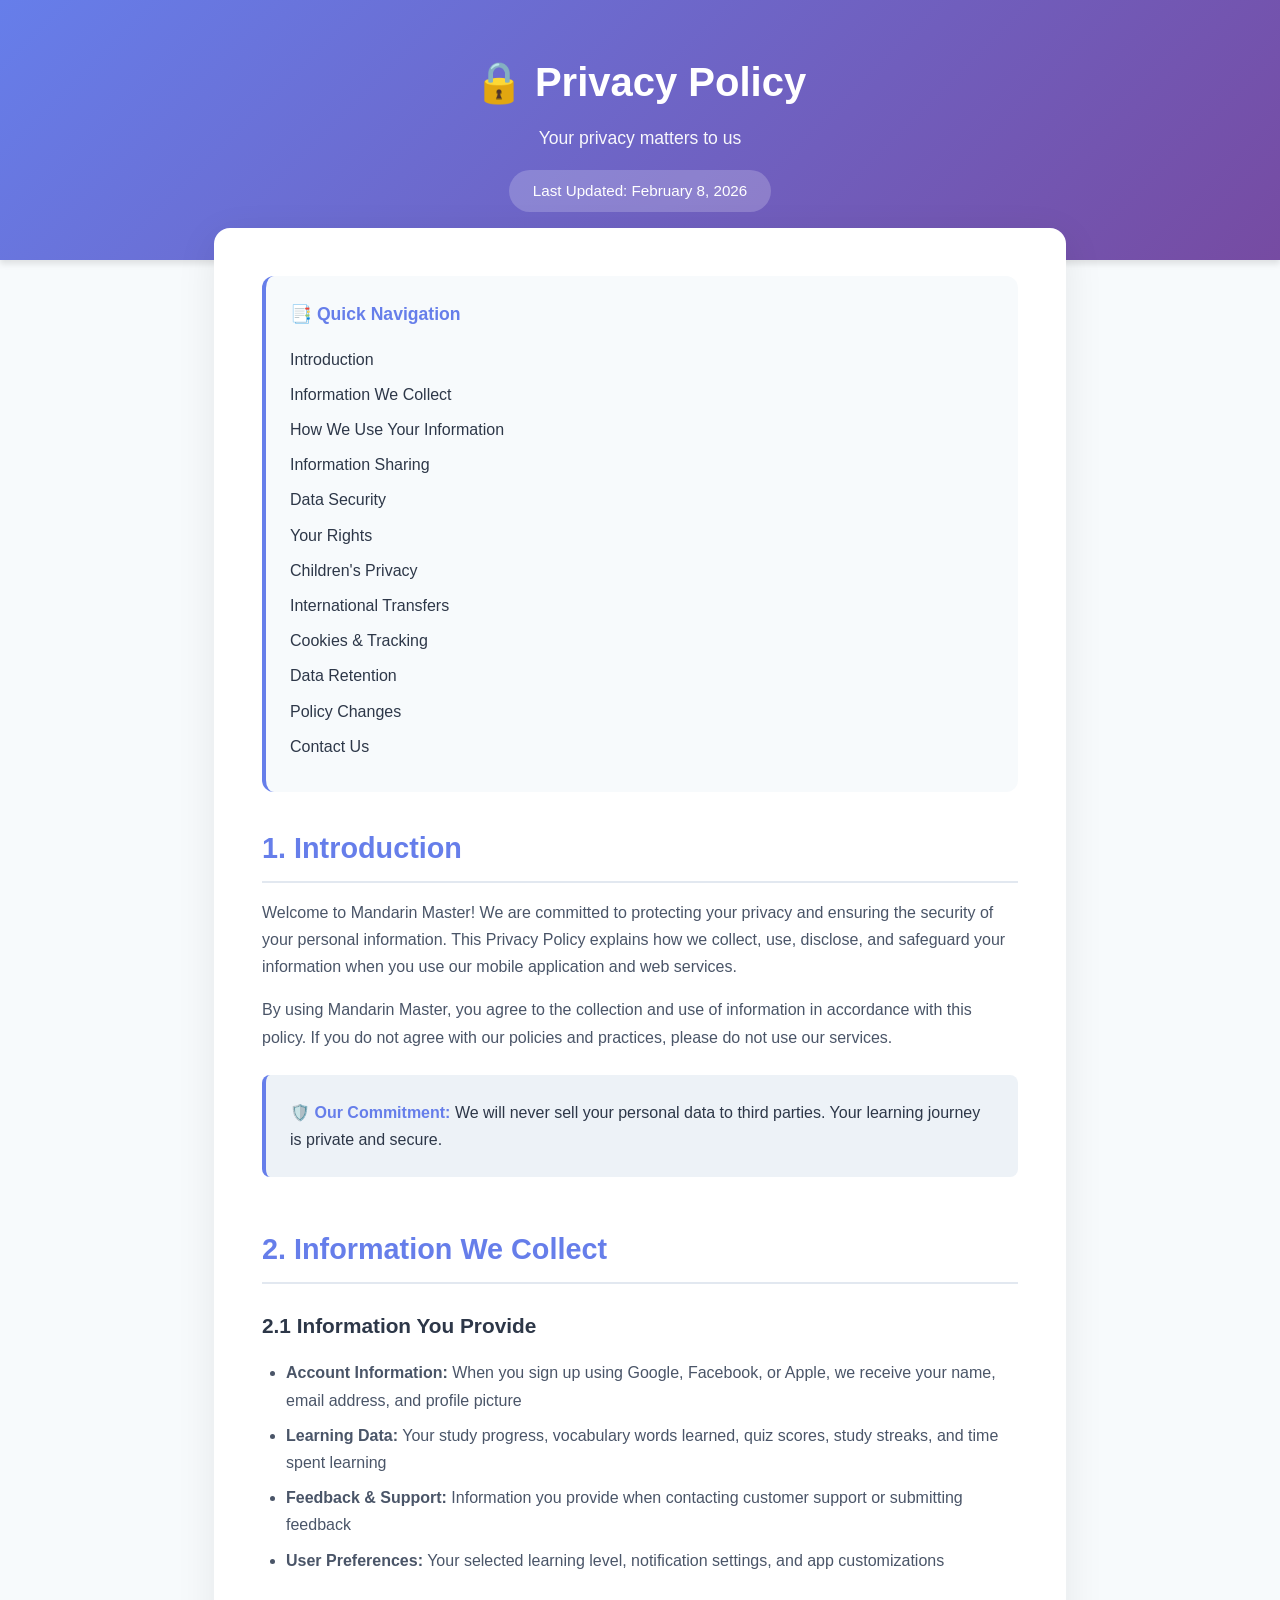
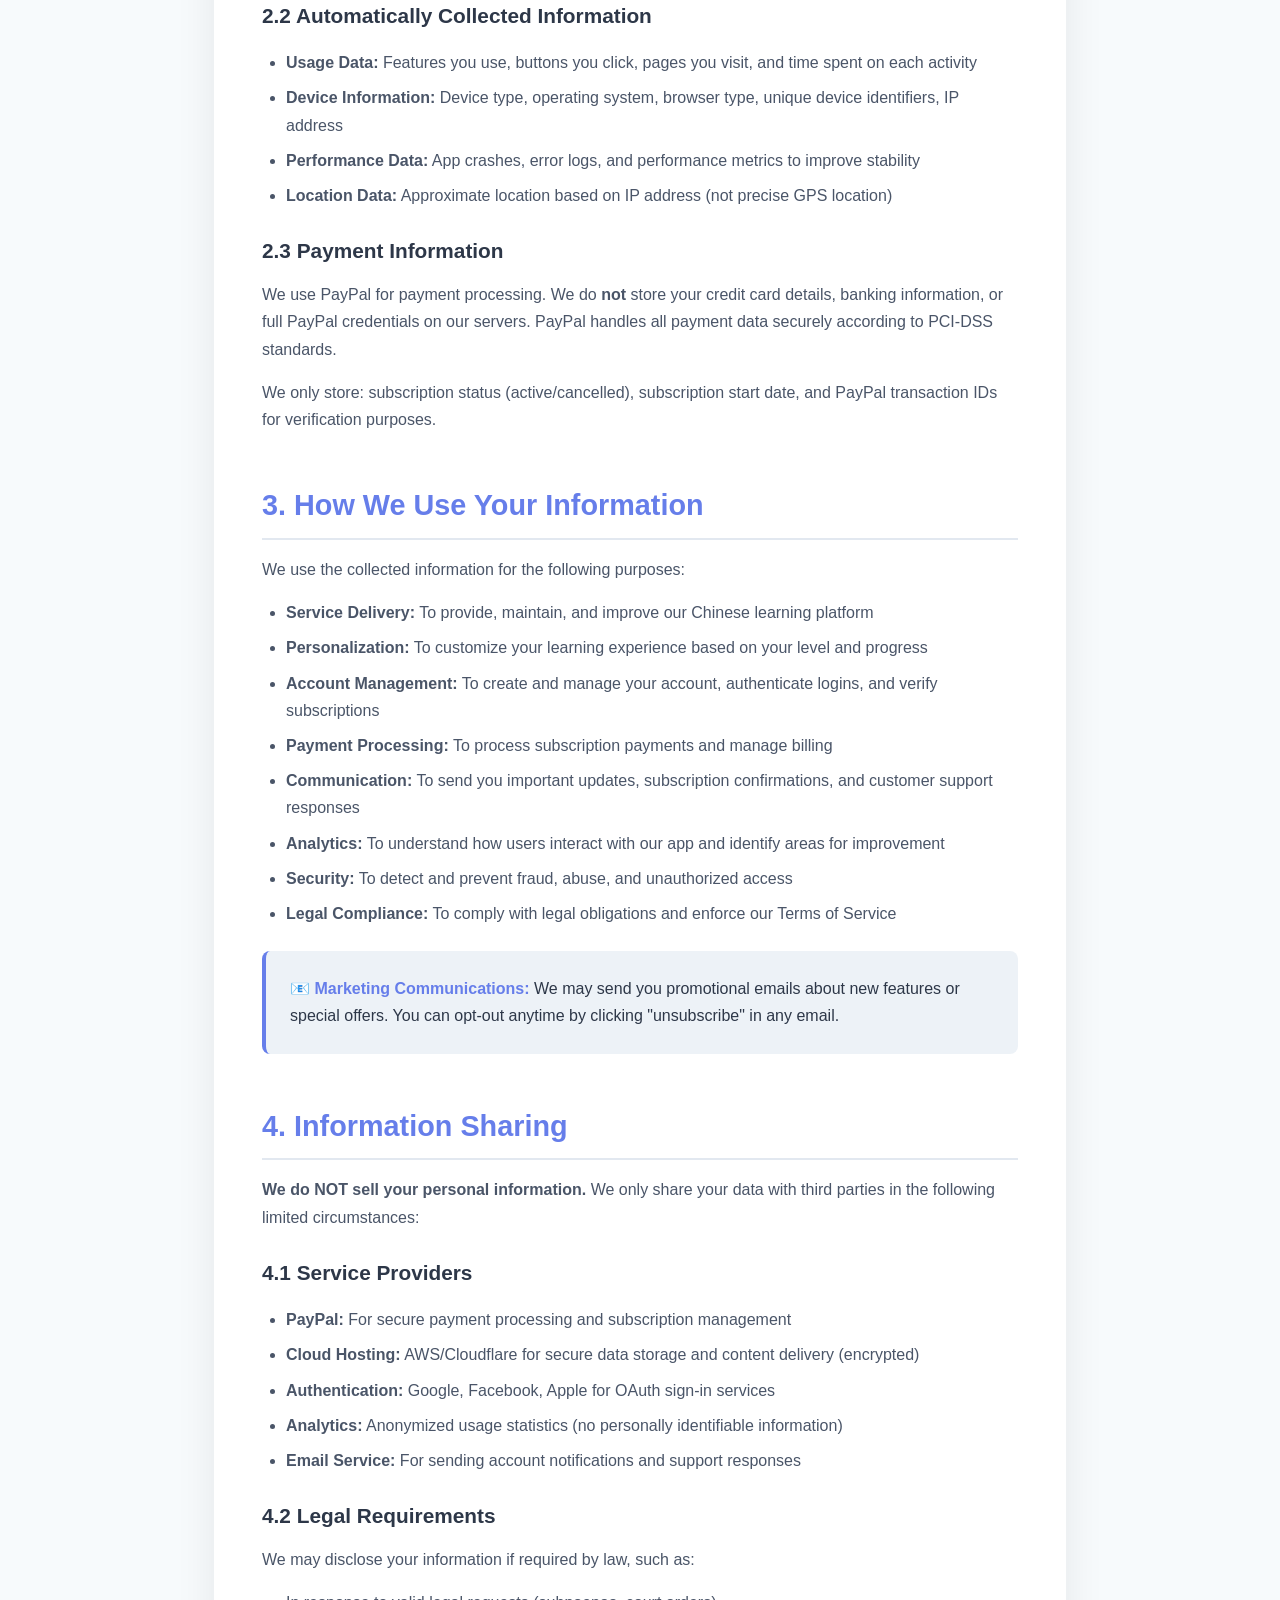
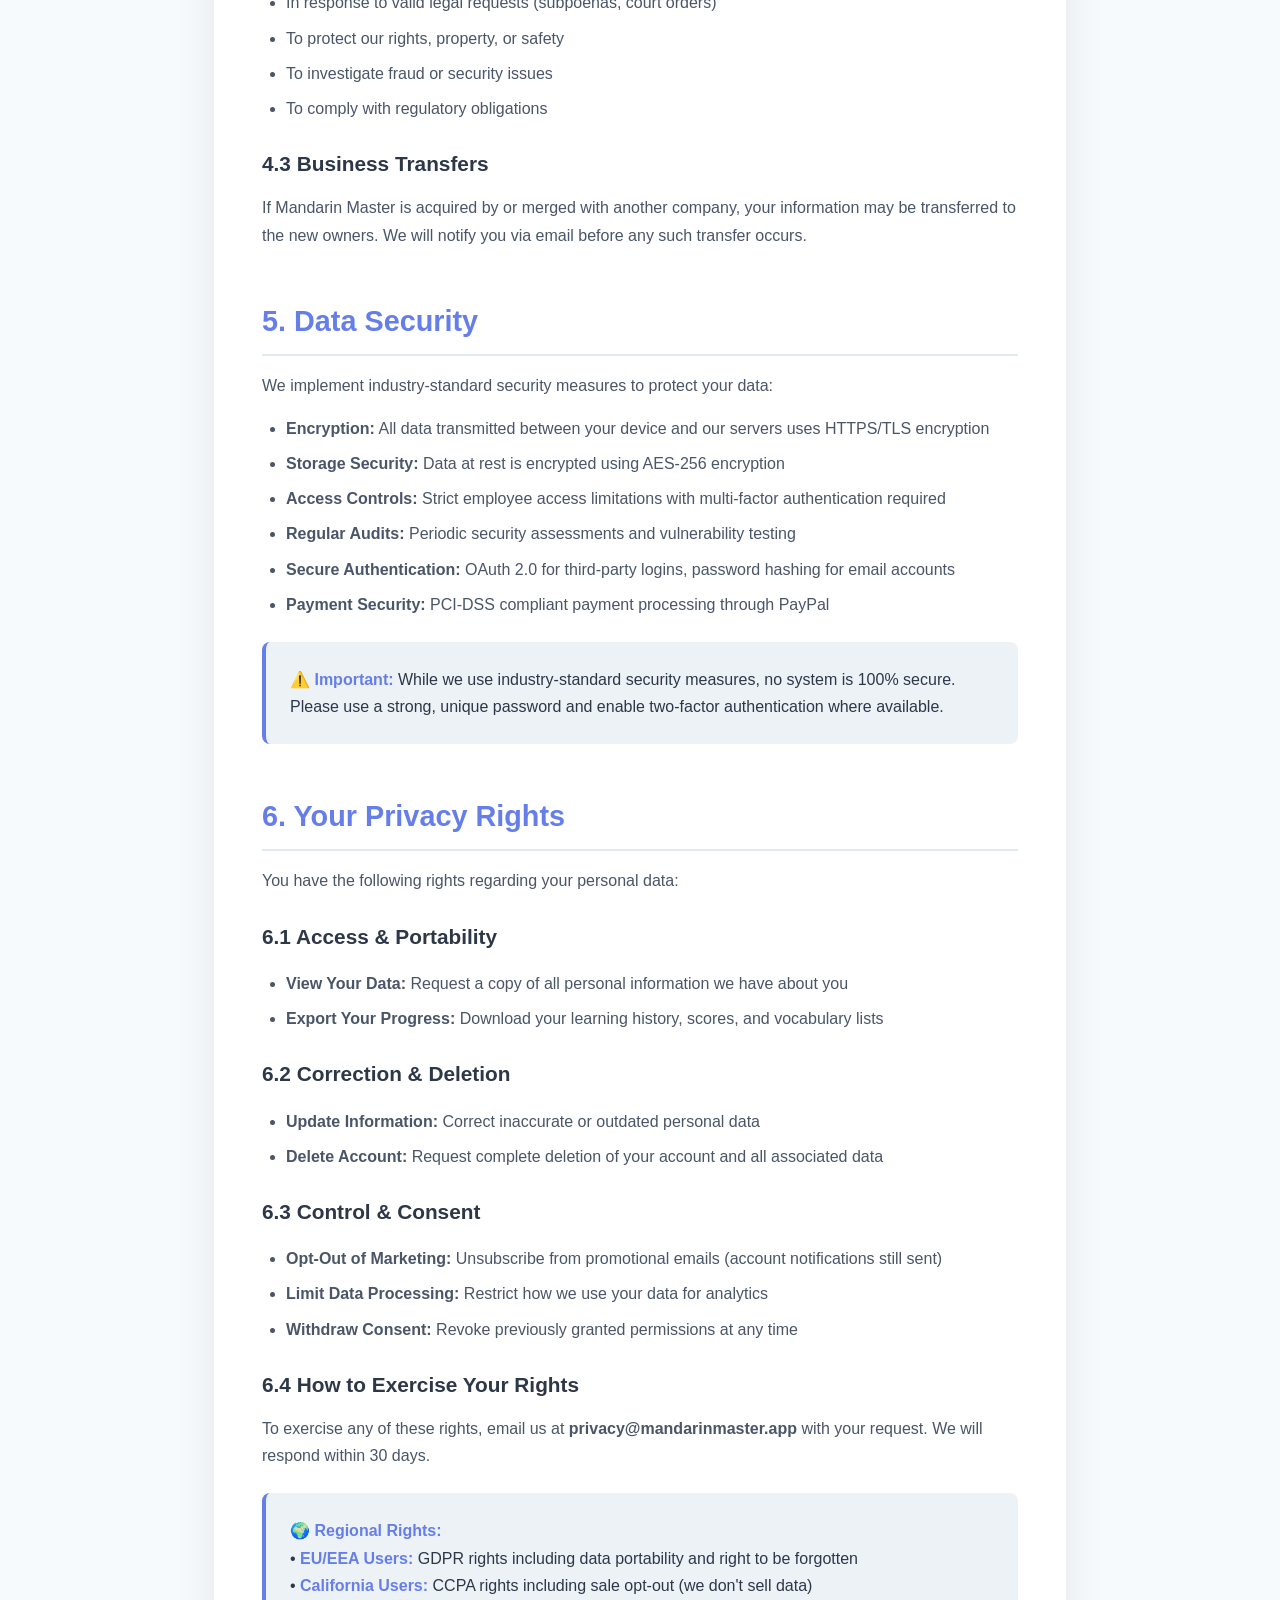
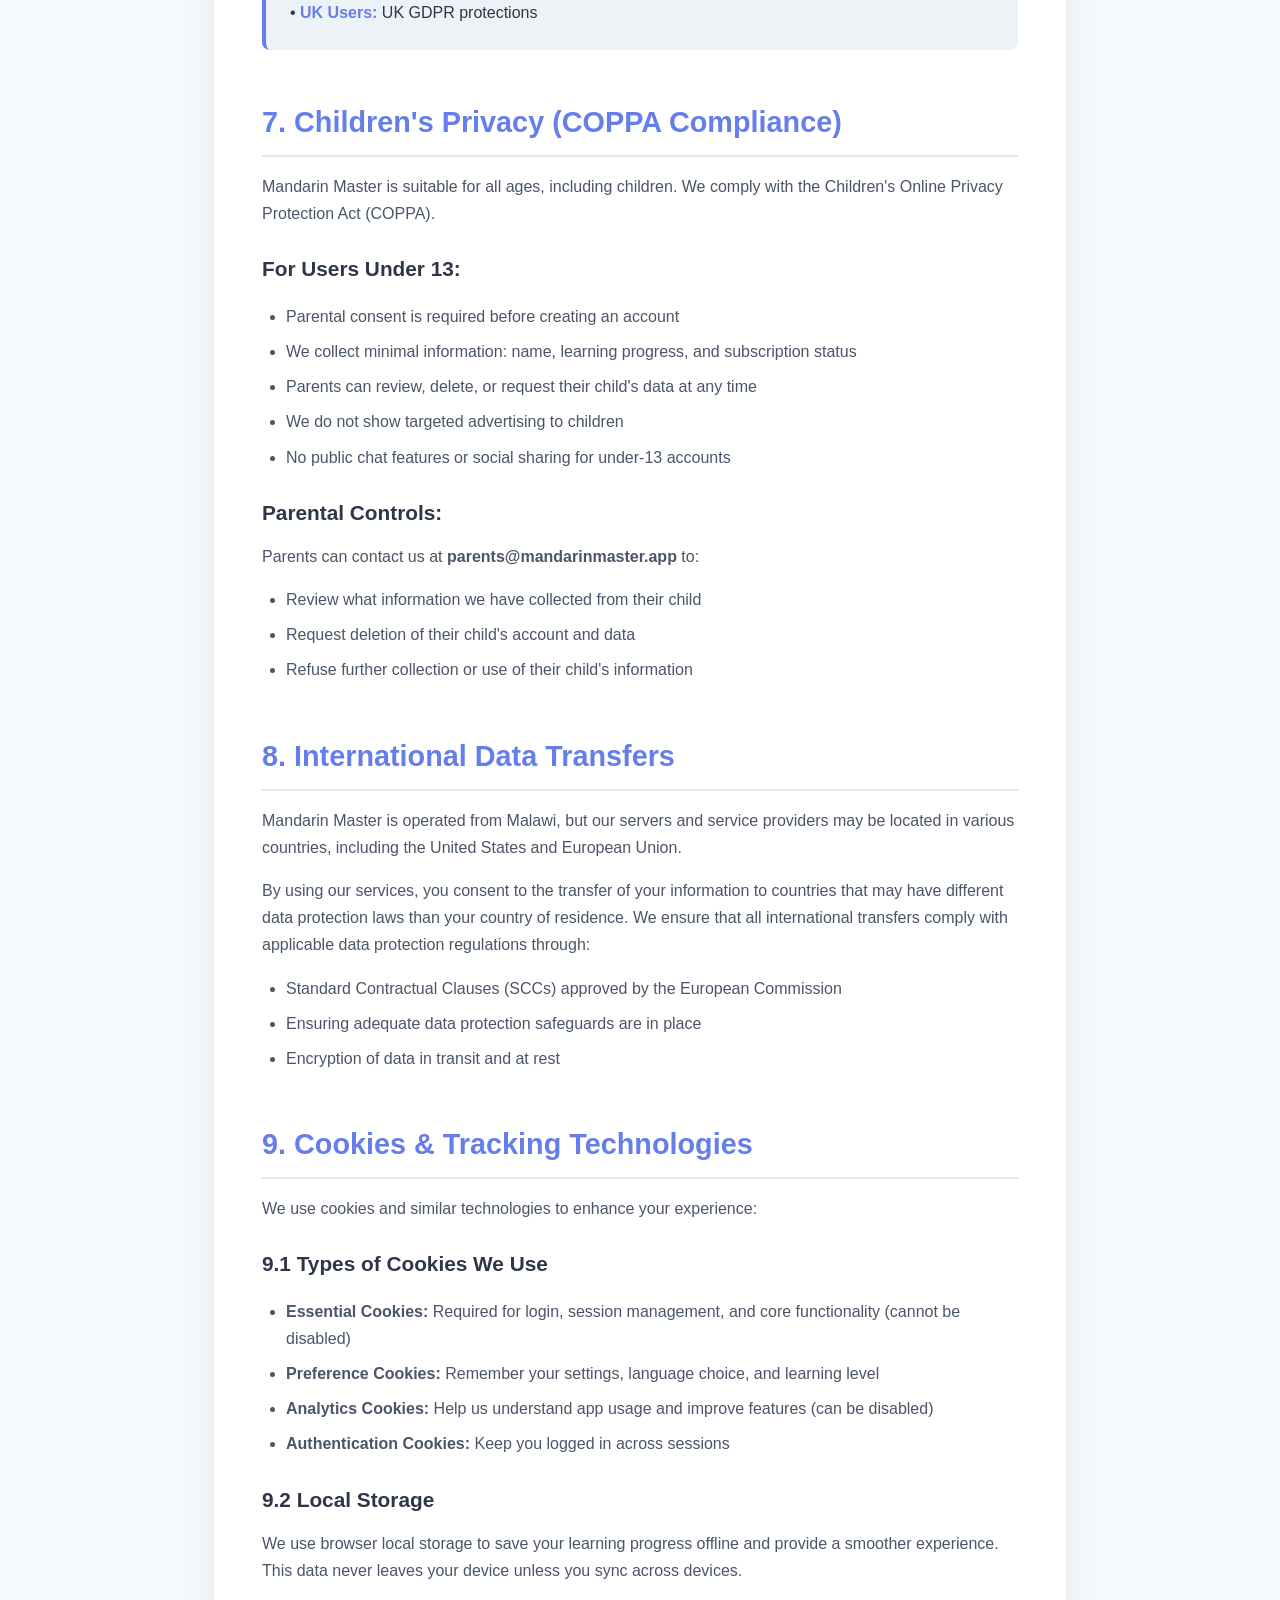
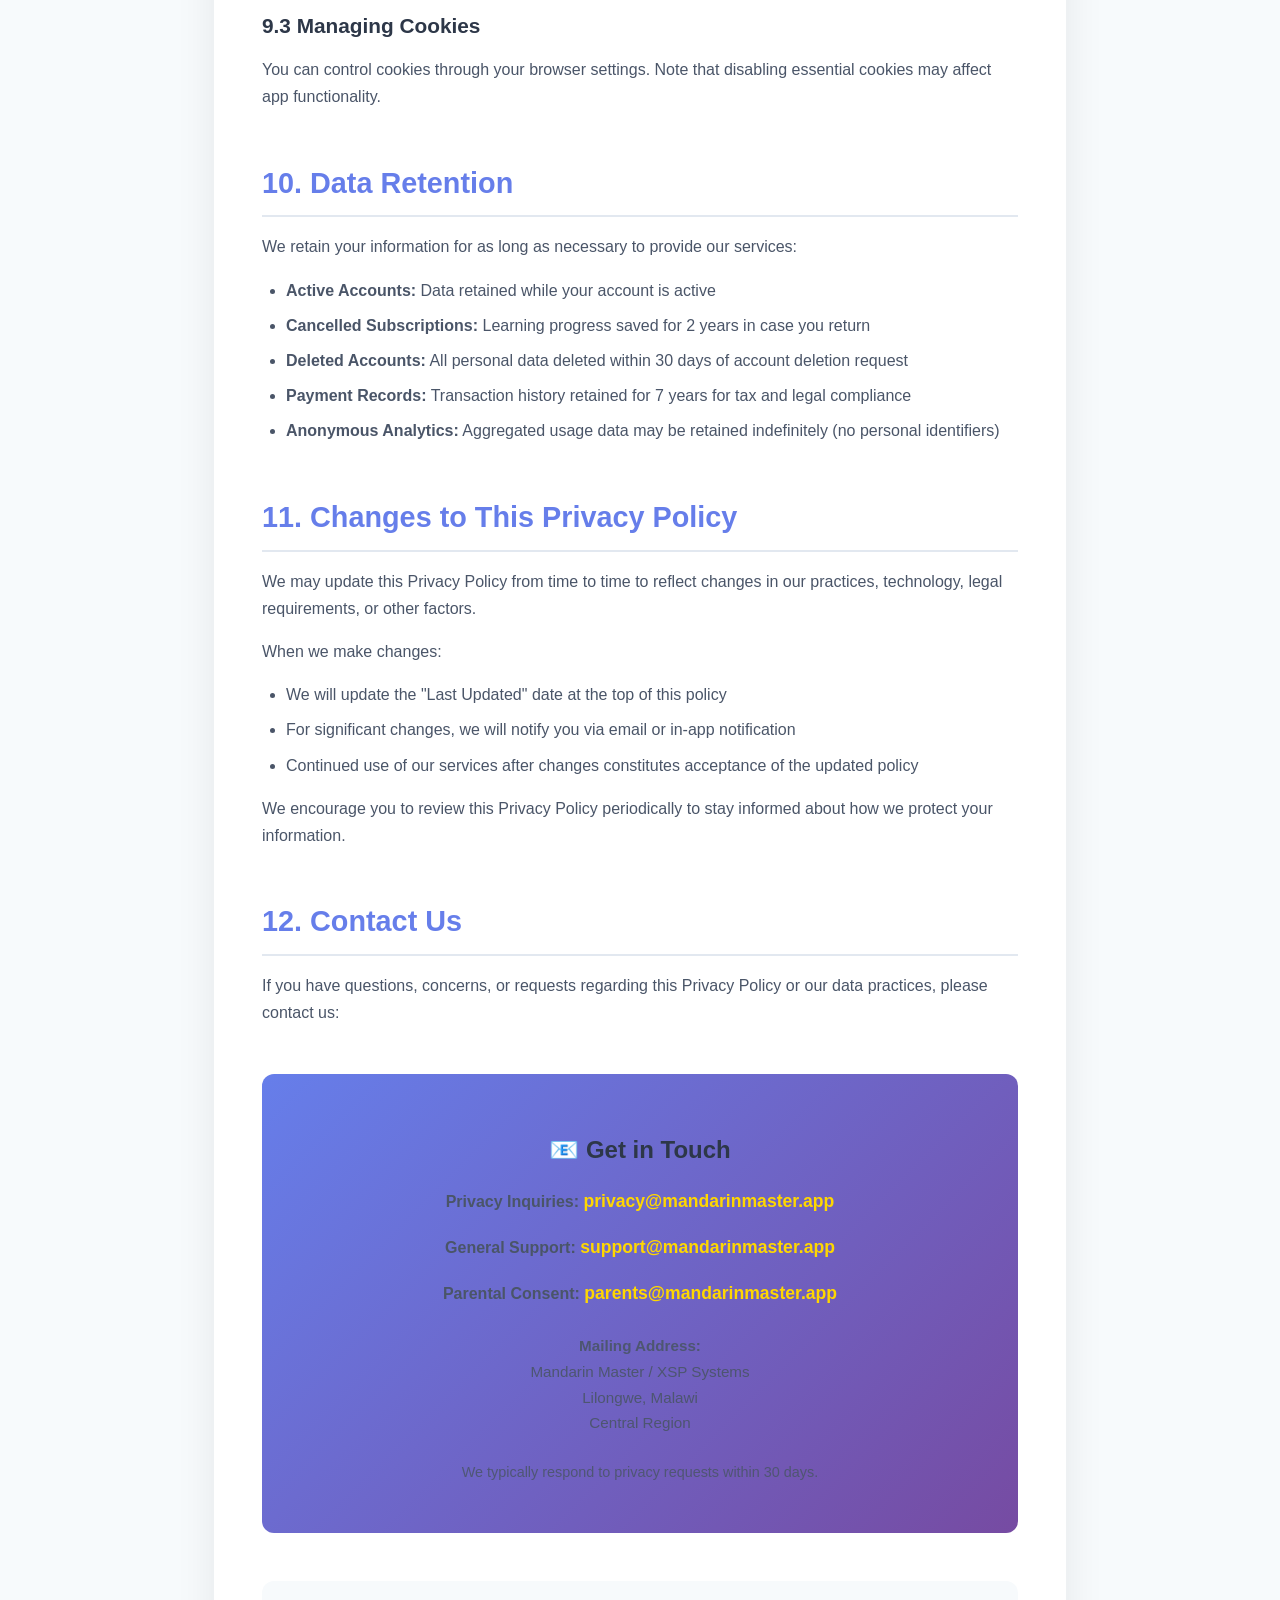
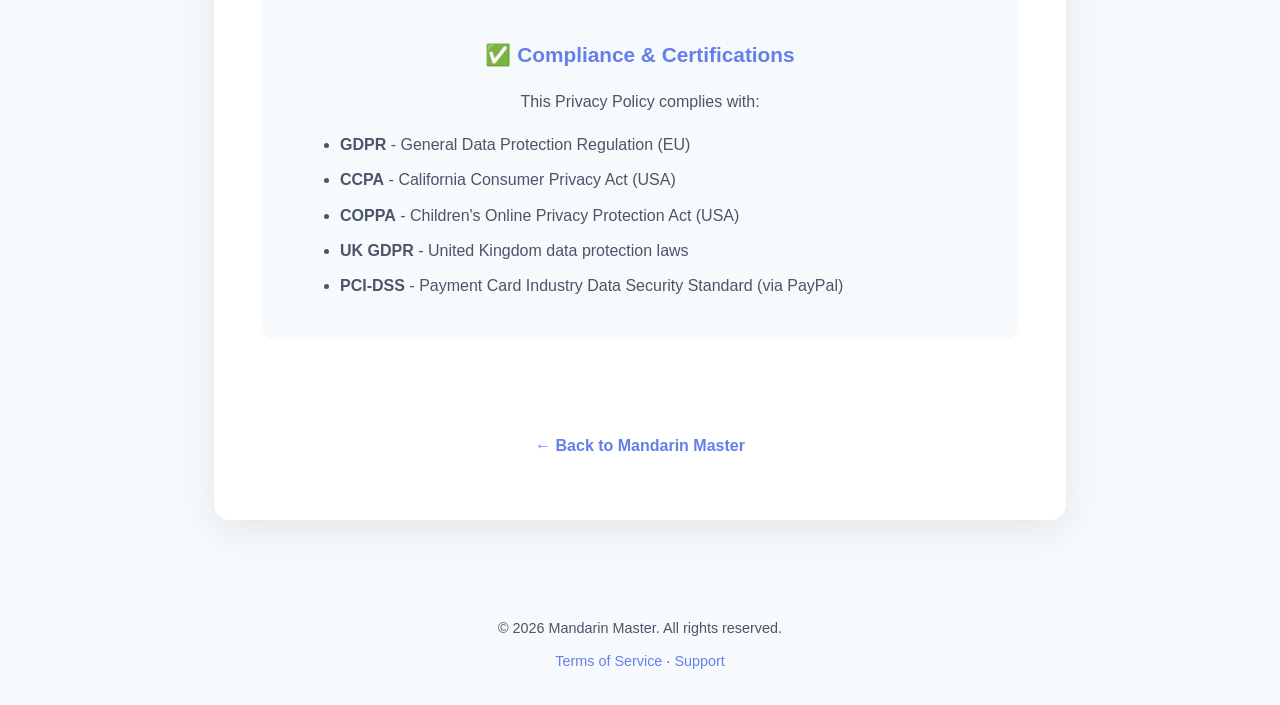
<file: privacy-policy.html>
<!DOCTYPE html>
<html lang="en">
<head>
    <meta charset="UTF-8">
    <meta name="viewport" content="width=device-width, initial-scale=1.0">
    <title>Privacy Policy - Mandarin Master</title>
    <meta name="description" content="Privacy Policy for Mandarin Master - Learn how we protect your data and respect your privacy.">
    <meta name="robots" content="index, follow">
    
    <style>
        * {
            margin: 0;
            padding: 0;
            box-sizing: border-box;
        }
        
        :root {
            --primary-gradient: linear-gradient(135deg, #667eea 0%, #764ba2 100%);
            --text-primary: #2d3748;
            --text-secondary: #4a5568;
            --bg-light: #f7fafc;
            --border-color: #e2e8f0;
            --accent-color: #667eea;
        }
        
        body {
            font-family: -apple-system, BlinkMacSystemFont, 'Segoe UI', Roboto, 'Helvetica Neue', Arial, sans-serif;
            line-height: 1.7;
            color: var(--text-primary);
            background: var(--bg-light);
        }
        
        .header {
            background: var(--primary-gradient);
            color: white;
            padding: 3rem 1.5rem;
            text-align: center;
            box-shadow: 0 4px 6px rgba(0,0,0,0.1);
        }
        
        .header h1 {
            font-size: 2.5rem;
            margin-bottom: 0.5rem;
            font-weight: 700;
        }
        
        .header p {
            font-size: 1.1rem;
            opacity: 0.95;
        }
        
        .last-updated {
            background: rgba(255,255,255,0.2);
            display: inline-block;
            padding: 0.5rem 1.5rem;
            border-radius: 30px;
            margin-top: 1rem;
            font-size: 0.95rem;
        }
        
        .container {
            max-width: 900px;
            margin: -2rem auto 4rem;
            padding: 0 1.5rem;
        }
        
        .content-card {
            background: white;
            border-radius: 16px;
            padding: 3rem;
            box-shadow: 0 10px 40px rgba(0,0,0,0.08);
        }
        
        .toc {
            background: var(--bg-light);
            padding: 1.5rem;
            border-radius: 12px;
            margin-bottom: 2rem;
            border-left: 4px solid var(--accent-color);
        }
        
        .toc h3 {
            color: var(--accent-color);
            margin-bottom: 1rem;
            font-size: 1.1rem;
        }
        
        .toc ul {
            list-style: none;
        }
        
        .toc li {
            margin-bottom: 0.5rem;
        }
        
        .toc a {
            color: var(--text-primary);
            text-decoration: none;
            transition: color 0.2s;
        }
        
        .toc a:hover {
            color: var(--accent-color);
        }
        
        .section {
            margin-bottom: 3rem;
            scroll-margin-top: 2rem;
        }
        
        .section h2 {
            color: var(--accent-color);
            font-size: 1.8rem;
            margin-bottom: 1rem;
            padding-bottom: 0.5rem;
            border-bottom: 2px solid var(--border-color);
        }
        
        .section h3 {
            color: var(--text-primary);
            font-size: 1.3rem;
            margin: 1.5rem 0 0.8rem;
        }
        
        .section p {
            margin-bottom: 1rem;
            color: var(--text-secondary);
        }
        
        .section ul {
            margin: 1rem 0 1rem 1.5rem;
            color: var(--text-secondary);
        }
        
        .section li {
            margin-bottom: 0.5rem;
        }
        
        .highlight-box {
            background: #edf2f7;
            padding: 1.5rem;
            border-radius: 8px;
            border-left: 4px solid var(--accent-color);
            margin: 1.5rem 0;
        }
        
        .highlight-box strong {
            color: var(--accent-color);
        }
        
        .contact-section {
            background: var(--primary-gradient);
            color: white;
            padding: 2rem;
            border-radius: 12px;
            margin-top: 3rem;
            text-align: center;
        }
        
        .contact-section h3 {
            margin-bottom: 1rem;
            font-size: 1.5rem;
        }
        
        .contact-section a {
            color: #ffd700;
            text-decoration: none;
            font-weight: 600;
            font-size: 1.1rem;
        }
        
        .footer {
            text-align: center;
            padding: 2rem;
            color: var(--text-secondary);
            font-size: 0.9rem;
        }
        
        .back-link {
            display: inline-block;
            margin-top: 2rem;
            padding: 0.8rem 1.5rem;
            background: white;
            color: var(--accent-color);
            text-decoration: none;
            border-radius: 8px;
            font-weight: 600;
            transition: transform 0.2s, box-shadow 0.2s;
        }
        
        .back-link:hover {
            transform: translateY(-2px);
            box-shadow: 0 4px 12px rgba(0,0,0,0.15);
        }
        
        @media (max-width: 768px) {
            .header h1 {
                font-size: 2rem;
            }
            
            .content-card {
                padding: 2rem 1.5rem;
            }
            
            .section h2 {
                font-size: 1.5rem;
            }
        }
    </style>
</head>
<body>
    <div class="header">
        <h1>🔒 Privacy Policy</h1>
        <p>Your privacy matters to us</p>
        <div class="last-updated">Last Updated: February 8, 2026</div>
    </div>

    <div class="container">
        <div class="content-card">
            <!-- Table of Contents -->
            <div class="toc">
                <h3>📑 Quick Navigation</h3>
                <ul>
                    <li><a href="#intro">Introduction</a></li>
                    <li><a href="#collect">Information We Collect</a></li>
                    <li><a href="#use">How We Use Your Information</a></li>
                    <li><a href="#sharing">Information Sharing</a></li>
                    <li><a href="#security">Data Security</a></li>
                    <li><a href="#rights">Your Rights</a></li>
                    <li><a href="#children">Children's Privacy</a></li>
                    <li><a href="#international">International Transfers</a></li>
                    <li><a href="#cookies">Cookies & Tracking</a></li>
                    <li><a href="#retention">Data Retention</a></li>
                    <li><a href="#changes">Policy Changes</a></li>
                    <li><a href="#contact">Contact Us</a></li>
                </ul>
            </div>

            <!-- Introduction -->
            <div id="intro" class="section">
                <h2>1. Introduction</h2>
                <p>
                    Welcome to Mandarin Master! We are committed to protecting your privacy and ensuring the security of your personal information. This Privacy Policy explains how we collect, use, disclose, and safeguard your information when you use our mobile application and web services.
                </p>
                <p>
                    By using Mandarin Master, you agree to the collection and use of information in accordance with this policy. If you do not agree with our policies and practices, please do not use our services.
                </p>
                <div class="highlight-box">
                    <strong>🛡️ Our Commitment:</strong> We will never sell your personal data to third parties. Your learning journey is private and secure.
                </div>
            </div>

            <!-- Information We Collect -->
            <div id="collect" class="section">
                <h2>2. Information We Collect</h2>
                
                <h3>2.1 Information You Provide</h3>
                <ul>
                    <li><strong>Account Information:</strong> When you sign up using Google, Facebook, or Apple, we receive your name, email address, and profile picture</li>
                    <li><strong>Learning Data:</strong> Your study progress, vocabulary words learned, quiz scores, study streaks, and time spent learning</li>
                    <li><strong>Feedback & Support:</strong> Information you provide when contacting customer support or submitting feedback</li>
                    <li><strong>User Preferences:</strong> Your selected learning level, notification settings, and app customizations</li>
                </ul>

                <h3>2.2 Automatically Collected Information</h3>
                <ul>
                    <li><strong>Usage Data:</strong> Features you use, buttons you click, pages you visit, and time spent on each activity</li>
                    <li><strong>Device Information:</strong> Device type, operating system, browser type, unique device identifiers, IP address</li>
                    <li><strong>Performance Data:</strong> App crashes, error logs, and performance metrics to improve stability</li>
                    <li><strong>Location Data:</strong> Approximate location based on IP address (not precise GPS location)</li>
                </ul>

                <h3>2.3 Payment Information</h3>
                <p>
                    We use PayPal for payment processing. We do <strong>not</strong> store your credit card details, banking information, or full PayPal credentials on our servers. PayPal handles all payment data securely according to PCI-DSS standards.
                </p>
                <p>
                    We only store: subscription status (active/cancelled), subscription start date, and PayPal transaction IDs for verification purposes.
                </p>
            </div>

            <!-- How We Use Information -->
            <div id="use" class="section">
                <h2>3. How We Use Your Information</h2>
                <p>We use the collected information for the following purposes:</p>
                
                <ul>
                    <li><strong>Service Delivery:</strong> To provide, maintain, and improve our Chinese learning platform</li>
                    <li><strong>Personalization:</strong> To customize your learning experience based on your level and progress</li>
                    <li><strong>Account Management:</strong> To create and manage your account, authenticate logins, and verify subscriptions</li>
                    <li><strong>Payment Processing:</strong> To process subscription payments and manage billing</li>
                    <li><strong>Communication:</strong> To send you important updates, subscription confirmations, and customer support responses</li>
                    <li><strong>Analytics:</strong> To understand how users interact with our app and identify areas for improvement</li>
                    <li><strong>Security:</strong> To detect and prevent fraud, abuse, and unauthorized access</li>
                    <li><strong>Legal Compliance:</strong> To comply with legal obligations and enforce our Terms of Service</li>
                </ul>

                <div class="highlight-box">
                    <strong>📧 Marketing Communications:</strong> We may send you promotional emails about new features or special offers. You can opt-out anytime by clicking "unsubscribe" in any email.
                </div>
            </div>

            <!-- Information Sharing -->
            <div id="sharing" class="section">
                <h2>4. Information Sharing</h2>
                <p>
                    <strong>We do NOT sell your personal information.</strong> We only share your data with third parties in the following limited circumstances:
                </p>

                <h3>4.1 Service Providers</h3>
                <ul>
                    <li><strong>PayPal:</strong> For secure payment processing and subscription management</li>
                    <li><strong>Cloud Hosting:</strong> AWS/Cloudflare for secure data storage and content delivery (encrypted)</li>
                    <li><strong>Authentication:</strong> Google, Facebook, Apple for OAuth sign-in services</li>
                    <li><strong>Analytics:</strong> Anonymized usage statistics (no personally identifiable information)</li>
                    <li><strong>Email Service:</strong> For sending account notifications and support responses</li>
                </ul>

                <h3>4.2 Legal Requirements</h3>
                <p>We may disclose your information if required by law, such as:</p>
                <ul>
                    <li>In response to valid legal requests (subpoenas, court orders)</li>
                    <li>To protect our rights, property, or safety</li>
                    <li>To investigate fraud or security issues</li>
                    <li>To comply with regulatory obligations</li>
                </ul>

                <h3>4.3 Business Transfers</h3>
                <p>
                    If Mandarin Master is acquired by or merged with another company, your information may be transferred to the new owners. We will notify you via email before any such transfer occurs.
                </p>
            </div>

            <!-- Data Security -->
            <div id="security" class="section">
                <h2>5. Data Security</h2>
                <p>We implement industry-standard security measures to protect your data:</p>

                <ul>
                    <li><strong>Encryption:</strong> All data transmitted between your device and our servers uses HTTPS/TLS encryption</li>
                    <li><strong>Storage Security:</strong> Data at rest is encrypted using AES-256 encryption</li>
                    <li><strong>Access Controls:</strong> Strict employee access limitations with multi-factor authentication required</li>
                    <li><strong>Regular Audits:</strong> Periodic security assessments and vulnerability testing</li>
                    <li><strong>Secure Authentication:</strong> OAuth 2.0 for third-party logins, password hashing for email accounts</li>
                    <li><strong>Payment Security:</strong> PCI-DSS compliant payment processing through PayPal</li>
                </ul>

                <div class="highlight-box">
                    <strong>⚠️ Important:</strong> While we use industry-standard security measures, no system is 100% secure. Please use a strong, unique password and enable two-factor authentication where available.
                </div>
            </div>

            <!-- Your Rights -->
            <div id="rights" class="section">
                <h2>6. Your Privacy Rights</h2>
                <p>You have the following rights regarding your personal data:</p>

                <h3>6.1 Access & Portability</h3>
                <ul>
                    <li><strong>View Your Data:</strong> Request a copy of all personal information we have about you</li>
                    <li><strong>Export Your Progress:</strong> Download your learning history, scores, and vocabulary lists</li>
                </ul>

                <h3>6.2 Correction & Deletion</h3>
                <ul>
                    <li><strong>Update Information:</strong> Correct inaccurate or outdated personal data</li>
                    <li><strong>Delete Account:</strong> Request complete deletion of your account and all associated data</li>
                </ul>

                <h3>6.3 Control & Consent</h3>
                <ul>
                    <li><strong>Opt-Out of Marketing:</strong> Unsubscribe from promotional emails (account notifications still sent)</li>
                    <li><strong>Limit Data Processing:</strong> Restrict how we use your data for analytics</li>
                    <li><strong>Withdraw Consent:</strong> Revoke previously granted permissions at any time</li>
                </ul>

                <h3>6.4 How to Exercise Your Rights</h3>
                <p>
                    To exercise any of these rights, email us at <strong>privacy@mandarinmaster.app</strong> with your request. We will respond within 30 days.
                </p>

                <div class="highlight-box">
                    <strong>🌍 Regional Rights:</strong>
                    <br>• <strong>EU/EEA Users:</strong> GDPR rights including data portability and right to be forgotten
                    <br>• <strong>California Users:</strong> CCPA rights including sale opt-out (we don't sell data)
                    <br>• <strong>UK Users:</strong> UK GDPR protections
                </div>
            </div>

            <!-- Children's Privacy -->
            <div id="children" class="section">
                <h2>7. Children's Privacy (COPPA Compliance)</h2>
                <p>
                    Mandarin Master is suitable for all ages, including children. We comply with the Children's Online Privacy Protection Act (COPPA).
                </p>

                <h3>For Users Under 13:</h3>
                <ul>
                    <li>Parental consent is required before creating an account</li>
                    <li>We collect minimal information: name, learning progress, and subscription status</li>
                    <li>Parents can review, delete, or request their child's data at any time</li>
                    <li>We do not show targeted advertising to children</li>
                    <li>No public chat features or social sharing for under-13 accounts</li>
                </ul>

                <h3>Parental Controls:</h3>
                <p>
                    Parents can contact us at <strong>parents@mandarinmaster.app</strong> to:
                </p>
                <ul>
                    <li>Review what information we have collected from their child</li>
                    <li>Request deletion of their child's account and data</li>
                    <li>Refuse further collection or use of their child's information</li>
                </ul>
            </div>

            <!-- International Transfers -->
            <div id="international" class="section">
                <h2>8. International Data Transfers</h2>
                <p>
                    Mandarin Master is operated from Malawi, but our servers and service providers may be located in various countries, including the United States and European Union.
                </p>
                <p>
                    By using our services, you consent to the transfer of your information to countries that may have different data protection laws than your country of residence. We ensure that all international transfers comply with applicable data protection regulations through:
                </p>
                <ul>
                    <li>Standard Contractual Clauses (SCCs) approved by the European Commission</li>
                    <li>Ensuring adequate data protection safeguards are in place</li>
                    <li>Encryption of data in transit and at rest</li>
                </ul>
            </div>

            <!-- Cookies & Tracking -->
            <div id="cookies" class="section">
                <h2>9. Cookies & Tracking Technologies</h2>
                <p>We use cookies and similar technologies to enhance your experience:</p>

                <h3>9.1 Types of Cookies We Use</h3>
                <ul>
                    <li><strong>Essential Cookies:</strong> Required for login, session management, and core functionality (cannot be disabled)</li>
                    <li><strong>Preference Cookies:</strong> Remember your settings, language choice, and learning level</li>
                    <li><strong>Analytics Cookies:</strong> Help us understand app usage and improve features (can be disabled)</li>
                    <li><strong>Authentication Cookies:</strong> Keep you logged in across sessions</li>
                </ul>

                <h3>9.2 Local Storage</h3>
                <p>
                    We use browser local storage to save your learning progress offline and provide a smoother experience. This data never leaves your device unless you sync across devices.
                </p>

                <h3>9.3 Managing Cookies</h3>
                <p>
                    You can control cookies through your browser settings. Note that disabling essential cookies may affect app functionality.
                </p>
            </div>

            <!-- Data Retention -->
            <div id="retention" class="section">
                <h2>10. Data Retention</h2>
                <p>We retain your information for as long as necessary to provide our services:</p>

                <ul>
                    <li><strong>Active Accounts:</strong> Data retained while your account is active</li>
                    <li><strong>Cancelled Subscriptions:</strong> Learning progress saved for 2 years in case you return</li>
                    <li><strong>Deleted Accounts:</strong> All personal data deleted within 30 days of account deletion request</li>
                    <li><strong>Payment Records:</strong> Transaction history retained for 7 years for tax and legal compliance</li>
                    <li><strong>Anonymous Analytics:</strong> Aggregated usage data may be retained indefinitely (no personal identifiers)</li>
                </ul>
            </div>

            <!-- Policy Changes -->
            <div id="changes" class="section">
                <h2>11. Changes to This Privacy Policy</h2>
                <p>
                    We may update this Privacy Policy from time to time to reflect changes in our practices, technology, legal requirements, or other factors.
                </p>
                <p>
                    When we make changes:
                </p>
                <ul>
                    <li>We will update the "Last Updated" date at the top of this policy</li>
                    <li>For significant changes, we will notify you via email or in-app notification</li>
                    <li>Continued use of our services after changes constitutes acceptance of the updated policy</li>
                </ul>
                <p>
                    We encourage you to review this Privacy Policy periodically to stay informed about how we protect your information.
                </p>
            </div>

            <!-- Contact -->
            <div id="contact" class="section">
                <h2>12. Contact Us</h2>
                <p>If you have questions, concerns, or requests regarding this Privacy Policy or our data practices, please contact us:</p>

                <div class="contact-section">
                    <h3>📧 Get in Touch</h3>
                    <p><strong>Privacy Inquiries:</strong> <a href="mailto:privacy@mandarinmaster.app">privacy@mandarinmaster.app</a></p>
                    <p><strong>General Support:</strong> <a href="mailto:support@mandarinmaster.app">support@mandarinmaster.app</a></p>
                    <p><strong>Parental Consent:</strong> <a href="mailto:parents@mandarinmaster.app">parents@mandarinmaster.app</a></p>
                    <p style="margin-top: 1.5rem; font-size: 0.95rem; opacity: 0.9;">
                        <strong>Mailing Address:</strong><br>
                        Mandarin Master / XSP Systems<br>
                        Lilongwe, Malawi<br>
                        Central Region
                    </p>
                    <p style="margin-top: 1.5rem; font-size: 0.9rem; opacity: 0.85;">
                        We typically respond to privacy requests within 30 days.
                    </p>
                </div>
            </div>

            <!-- Compliance Statement -->
            <div class="section" style="background: #f7fafc; padding: 2rem; border-radius: 12px; margin-top: 3rem;">
                <h3 style="text-align: center; color: var(--accent-color); margin-bottom: 1rem;">
                    ✅ Compliance & Certifications
                </h3>
                <p style="text-align: center; color: var(--text-secondary); margin-bottom: 1rem;">
                    This Privacy Policy complies with:
                </p>
                <ul style="max-width: 600px; margin: 0 auto; color: var(--text-secondary);">
                    <li><strong>GDPR</strong> - General Data Protection Regulation (EU)</li>
                    <li><strong>CCPA</strong> - California Consumer Privacy Act (USA)</li>
                    <li><strong>COPPA</strong> - Children's Online Privacy Protection Act (USA)</li>
                    <li><strong>UK GDPR</strong> - United Kingdom data protection laws</li>
                    <li><strong>PCI-DSS</strong> - Payment Card Industry Data Security Standard (via PayPal)</li>
                </ul>
            </div>

            <div style="text-align: center; margin-top: 3rem;">
                <a href="/" class="back-link">← Back to Mandarin Master</a>
            </div>
        </div>
    </div>

    <div class="footer">
        <p>&copy; 2026 Mandarin Master. All rights reserved.</p>
        <p style="margin-top: 0.5rem;">
            <a href="/terms" style="color: var(--accent-color); text-decoration: none;">Terms of Service</a> · 
            <a href="/support" style="color: var(--accent-color); text-decoration: none;">Support</a>
        </p>
    </div>
</body>
</html>
</file>
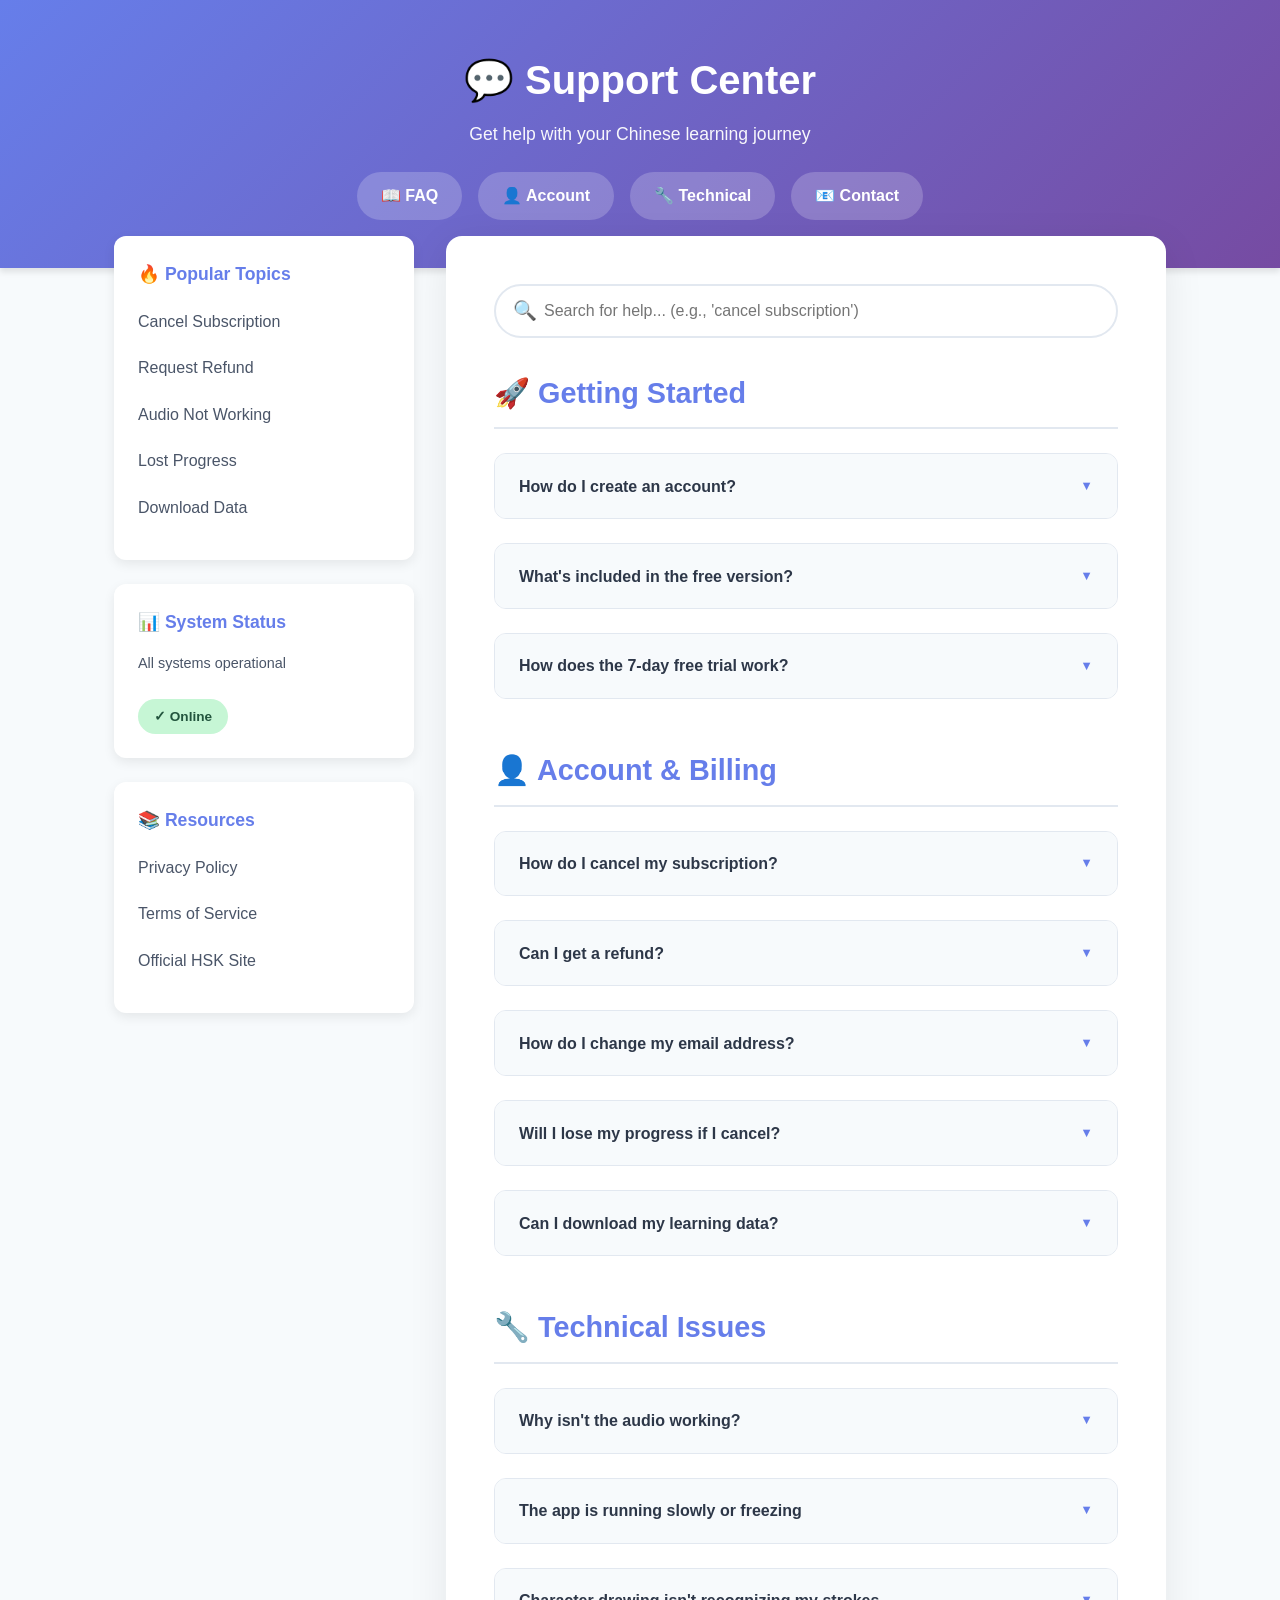
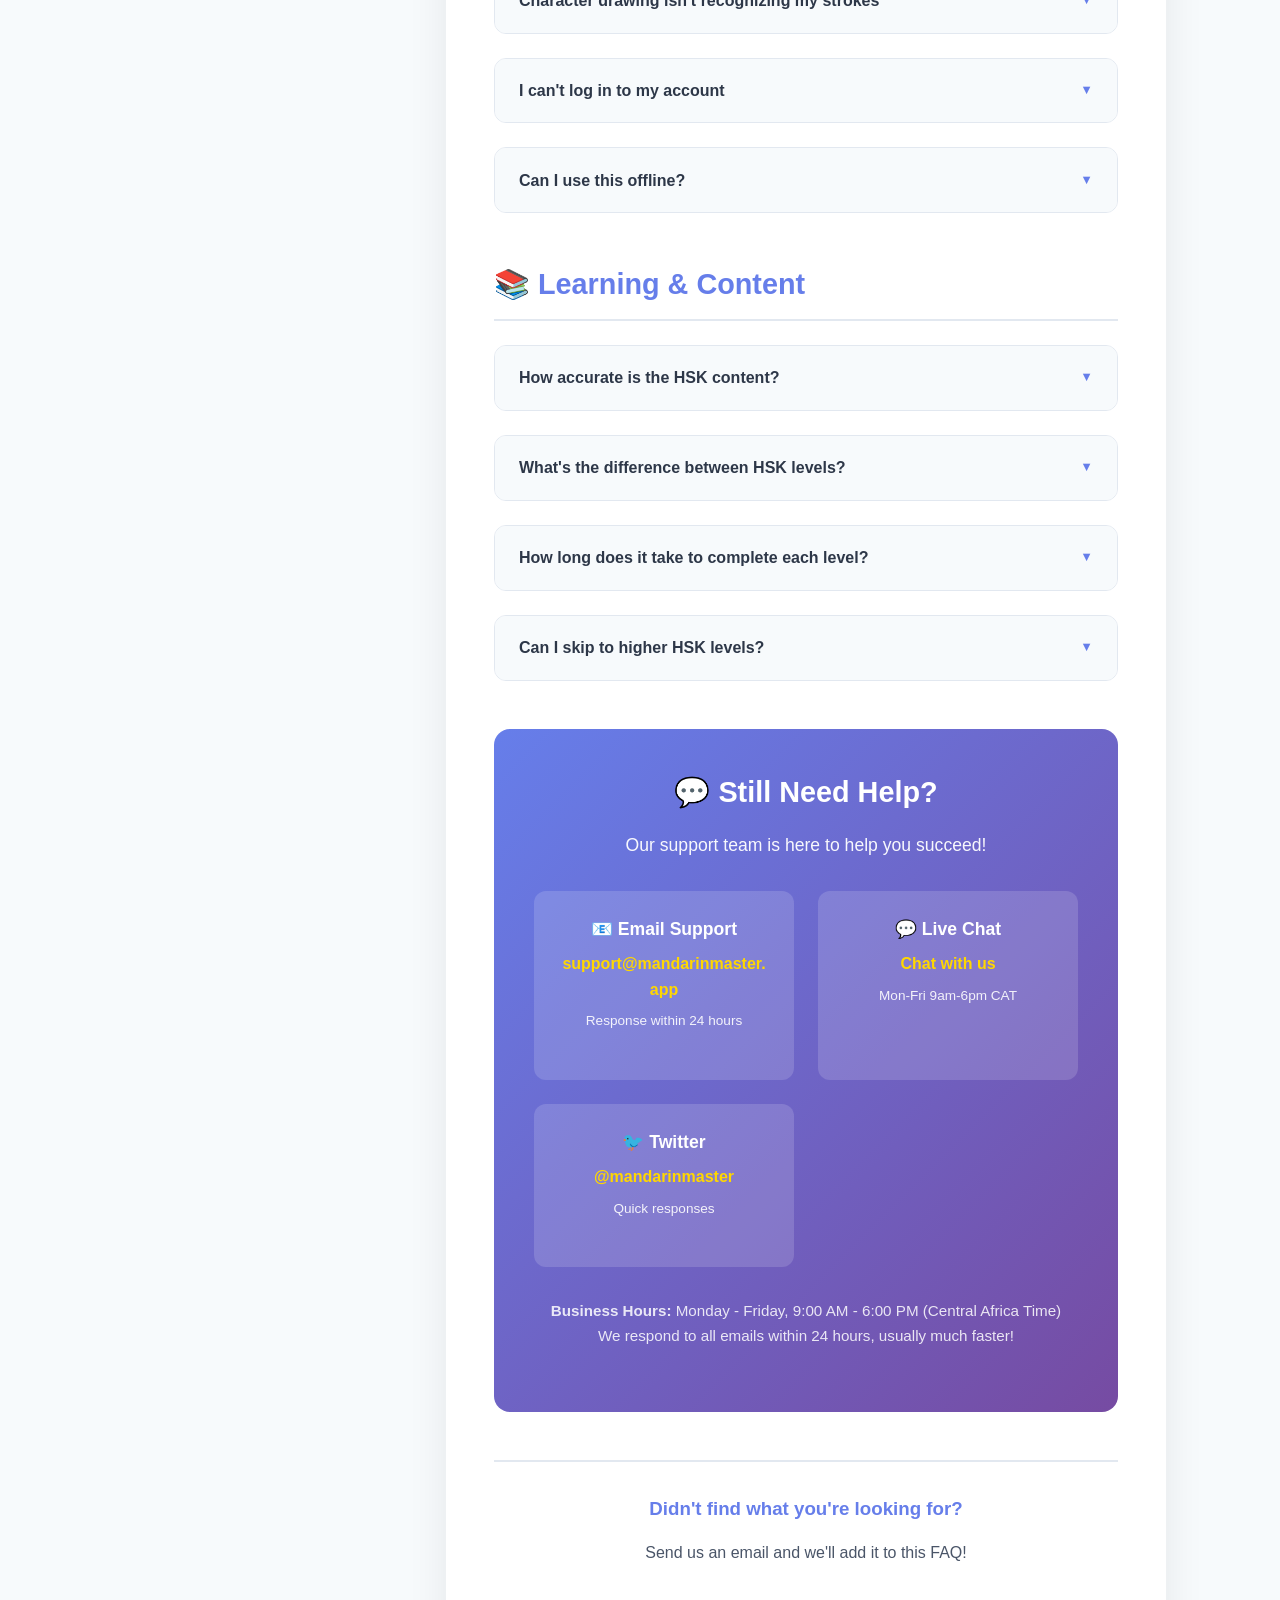
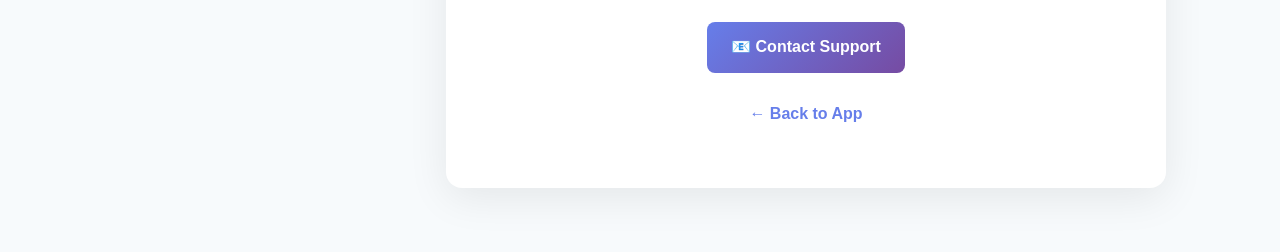
<file: support.html>
<!DOCTYPE html>
<html lang="en">
<head>
    <meta charset="UTF-8">
    <meta name="viewport" content="width=device-width, initial-scale=1.0">
    <title>Support - Mandarin Master</title>
    <meta name="description" content="Get help with Mandarin Master - FAQ, troubleshooting, and customer support for your Chinese learning journey.">
    <meta name="robots" content="index, follow">
    
    <style>
        * {
            margin: 0;
            padding: 0;
            box-sizing: border-box;
        }
        
        :root {
            --primary-gradient: linear-gradient(135deg, #667eea 0%, #764ba2 100%);
            --text-primary: #2d3748;
            --text-secondary: #4a5568;
            --bg-light: #f7fafc;
            --border-color: #e2e8f0;
            --accent-color: #667eea;
            --success-color: #48bb78;
            --warning-color: #ed8936;
        }
        
        body {
            font-family: -apple-system, BlinkMacSystemFont, 'Segoe UI', Roboto, 'Helvetica Neue', Arial, sans-serif;
            line-height: 1.6;
            color: var(--text-primary);
            background: var(--bg-light);
        }
        
        .header {
            background: var(--primary-gradient);
            color: white;
            padding: 3rem 1.5rem;
            text-align: center;
            box-shadow: 0 4px 6px rgba(0,0,0,0.1);
        }
        
        .header h1 {
            font-size: 2.5rem;
            margin-bottom: 0.5rem;
            font-weight: 700;
        }
        
        .header p {
            font-size: 1.1rem;
            opacity: 0.95;
        }
        
        .quick-links {
            display: flex;
            justify-content: center;
            gap: 1rem;
            margin-top: 1.5rem;
            flex-wrap: wrap;
        }
        
        .quick-link-btn {
            background: rgba(255,255,255,0.2);
            color: white;
            padding: 0.7rem 1.5rem;
            border-radius: 30px;
            text-decoration: none;
            transition: all 0.3s;
            font-weight: 600;
        }
        
        .quick-link-btn:hover {
            background: rgba(255,255,255,0.3);
            transform: translateY(-2px);
        }
        
        .container {
            max-width: 1100px;
            margin: -2rem auto 4rem;
            padding: 0 1.5rem;
        }
        
        .content-grid {
            display: grid;
            grid-template-columns: 300px 1fr;
            gap: 2rem;
        }
        
        .sidebar {
            position: sticky;
            top: 2rem;
            height: fit-content;
        }
        
        .sidebar-card {
            background: white;
            border-radius: 12px;
            padding: 1.5rem;
            box-shadow: 0 4px 12px rgba(0,0,0,0.08);
            margin-bottom: 1.5rem;
        }
        
        .sidebar-card h3 {
            color: var(--accent-color);
            margin-bottom: 1rem;
            font-size: 1.1rem;
        }
        
        .sidebar-card ul {
            list-style: none;
        }
        
        .sidebar-card li {
            margin-bottom: 0.7rem;
        }
        
        .sidebar-card a {
            color: var(--text-secondary);
            text-decoration: none;
            transition: color 0.2s;
            display: block;
            padding: 0.3rem 0;
        }
        
        .sidebar-card a:hover {
            color: var(--accent-color);
        }
        
        .main-content {
            background: white;
            border-radius: 16px;
            padding: 3rem;
            box-shadow: 0 10px 40px rgba(0,0,0,0.08);
        }
        
        .search-box {
            margin-bottom: 2rem;
            position: relative;
        }
        
        .search-box input {
            width: 100%;
            padding: 1rem 1rem 1rem 3rem;
            border: 2px solid var(--border-color);
            border-radius: 30px;
            font-size: 1rem;
            transition: border-color 0.3s;
        }
        
        .search-box input:focus {
            outline: none;
            border-color: var(--accent-color);
        }
        
        .search-box::before {
            content: '🔍';
            position: absolute;
            left: 1.2rem;
            top: 50%;
            transform: translateY(-50%);
            font-size: 1.2rem;
        }
        
        .faq-category {
            margin-bottom: 3rem;
        }
        
        .faq-category h2 {
            color: var(--accent-color);
            font-size: 1.8rem;
            margin-bottom: 1.5rem;
            padding-bottom: 0.7rem;
            border-bottom: 2px solid var(--border-color);
        }
        
        .faq-item {
            margin-bottom: 1.5rem;
            border-radius: 12px;
            overflow: hidden;
            border: 1px solid var(--border-color);
            transition: box-shadow 0.3s;
        }
        
        .faq-item:hover {
            box-shadow: 0 4px 12px rgba(0,0,0,0.08);
        }
        
        .faq-question {
            background: var(--bg-light);
            padding: 1.2rem 1.5rem;
            font-weight: 600;
            color: var(--text-primary);
            cursor: pointer;
            display: flex;
            justify-content: space-between;
            align-items: center;
            user-select: none;
        }
        
        .faq-question:hover {
            background: #edf2f7;
        }
        
        .faq-question::after {
            content: '▼';
            font-size: 0.8rem;
            transition: transform 0.3s;
            color: var(--accent-color);
        }
        
        .faq-question.active::after {
            transform: rotate(180deg);
        }
        
        .faq-answer {
            padding: 0 1.5rem;
            max-height: 0;
            overflow: hidden;
            transition: all 0.3s;
            color: var(--text-secondary);
        }
        
        .faq-answer.active {
            padding: 1.2rem 1.5rem;
            max-height: 500px;
        }
        
        .faq-answer ul {
            margin: 0.5rem 0 0.5rem 1.5rem;
        }
        
        .faq-answer li {
            margin-bottom: 0.3rem;
        }
        
        .contact-box {
            background: var(--primary-gradient);
            color: white;
            padding: 2.5rem;
            border-radius: 16px;
            margin: 3rem 0;
            text-align: center;
        }
        
        .contact-box h3 {
            font-size: 1.8rem;
            margin-bottom: 1rem;
        }
        
        .contact-box p {
            font-size: 1.1rem;
            margin-bottom: 1.5rem;
            opacity: 0.95;
        }
        
        .contact-methods {
            display: grid;
            grid-template-columns: repeat(auto-fit, minmax(200px, 1fr));
            gap: 1.5rem;
            margin-top: 2rem;
        }
        
        .contact-method {
            background: rgba(255,255,255,0.15);
            padding: 1.5rem;
            border-radius: 12px;
            transition: all 0.3s;
        }
        
        .contact-method:hover {
            background: rgba(255,255,255,0.25);
            transform: translateY(-4px);
        }
        
        .contact-method h4 {
            margin-bottom: 0.5rem;
            font-size: 1.1rem;
        }
        
        .contact-method a {
            color: #ffd700;
            text-decoration: none;
            font-weight: 600;
            word-break: break-all;
        }
        
        .status-badge {
            display: inline-block;
            padding: 0.4rem 1rem;
            border-radius: 20px;
            font-size: 0.85rem;
            font-weight: 600;
            margin-top: 1rem;
        }
        
        .status-operational {
            background: #c6f6d5;
            color: #22543d;
        }
        
        .back-link {
            display: inline-block;
            margin-top: 2rem;
            padding: 0.8rem 1.5rem;
            background: var(--primary-gradient);
            color: white;
            text-decoration: none;
            border-radius: 8px;
            font-weight: 600;
            transition: transform 0.2s, box-shadow 0.2s;
        }
        
        .back-link:hover {
            transform: translateY(-2px);
            box-shadow: 0 4px 12px rgba(102, 126, 234, 0.4);
        }
        
        @media (max-width: 968px) {
            .content-grid {
                grid-template-columns: 1fr;
            }
            
            .sidebar {
                position: static;
            }
        }
        
        @media (max-width: 768px) {
            .header h1 {
                font-size: 2rem;
            }
            
            .main-content {
                padding: 2rem 1.5rem;
            }
            
            .contact-methods {
                grid-template-columns: 1fr;
            }
        }
    </style>
</head>
<body>
    <div class="header">
        <h1>💬 Support Center</h1>
        <p>Get help with your Chinese learning journey</p>
        <div class="quick-links">
            <a href="#faq" class="quick-link-btn">📖 FAQ</a>
            <a href="#account" class="quick-link-btn">👤 Account</a>
            <a href="#technical" class="quick-link-btn">🔧 Technical</a>
            <a href="#contact" class="quick-link-btn">📧 Contact</a>
        </div>
    </div>

    <div class="container">
        <div class="content-grid">
            <!-- Sidebar -->
            <aside class="sidebar">
                <div class="sidebar-card">
                    <h3>🔥 Popular Topics</h3>
                    <ul>
                        <li><a href="#cancel">Cancel Subscription</a></li>
                        <li><a href="#refund">Request Refund</a></li>
                        <li><a href="#audio">Audio Not Working</a></li>
                        <li><a href="#progress">Lost Progress</a></li>
                        <li><a href="#download">Download Data</a></li>
                    </ul>
                </div>
                
                <div class="sidebar-card">
                    <h3>📊 System Status</h3>
                    <p style="color: var(--text-secondary); font-size: 0.9rem; margin-bottom: 0.5rem;">All systems operational</p>
                    <div class="status-badge status-operational">✓ Online</div>
                </div>
                
                <div class="sidebar-card">
                    <h3>📚 Resources</h3>
                    <ul>
                        <li><a href="/privacy-policy">Privacy Policy</a></li>
                        <li><a href="/terms">Terms of Service</a></li>
                        <li><a href="https://www.chinesetest.cn" target="_blank">Official HSK Site</a></li>
                    </ul>
                </div>
            </aside>

            <!-- Main Content -->
            <main class="main-content">
                <div class="search-box">
                    <input type="text" id="searchInput" placeholder="Search for help... (e.g., 'cancel subscription')" onkeyup="searchFAQ()">
                </div>

                <!-- Getting Started -->
                <div id="faq" class="faq-category">
                    <h2>🚀 Getting Started</h2>
                    
                    <div class="faq-item">
                        <div class="faq-question" onclick="toggleFAQ(this)">
                            How do I create an account?
                        </div>
                        <div class="faq-answer">
                            <p>You can sign up using:</p>
                            <ul>
                                <li><strong>Google:</strong> Click "Continue with Google" button</li>
                                <li><strong>Facebook:</strong> Click "Continue with Facebook" button</li>
                                <li><strong>Apple:</strong> Click "Continue with Apple" button</li>
                                <li><strong>Email:</strong> Enter your email and create a password</li>
                            </ul>
                            <p>After signing up, you'll automatically get a <strong>7-day free trial</strong> of Premium features!</p>
                        </div>
                    </div>

                    <div class="faq-item">
                        <div class="faq-question" onclick="toggleFAQ(this)">
                            What's included in the free version?
                        </div>
                        <div class="faq-answer">
                            <p>Free users can access:</p>
                            <ul>
                                <li>First 10 vocabulary words from HSK 1</li>
                                <li>Basic flashcard practice</li>
                                <li>Character stroke animations</li>
                                <li>Audio pronunciations</li>
                            </ul>
                            <p>Premium unlocks all 5,000+ words across HSK 1-6, unlimited practice, and advanced features.</p>
                        </div>
                    </div>

                    <div class="faq-item">
                        <div class="faq-question" onclick="toggleFAQ(this)">
                            How does the 7-day free trial work?
                        </div>
                        <div class="faq-answer">
                            <p>When you sign up, you get 7 days of <strong>full Premium access</strong> completely free.</p>
                            <ul>
                                <li>No credit card required to start trial</li>
                                <li>Full access to all HSK levels (1-6)</li>
                                <li>Unlimited character practice and pronunciation</li>
                                <li>You'll be notified before trial ends</li>
                                <li>Upgrade anytime during or after trial</li>
                            </ul>
                        </div>
                    </div>
                </div>

                <!-- Account & Billing -->
                <div id="account" class="faq-category">
                    <h2>👤 Account & Billing</h2>
                    
                    <div id="cancel" class="faq-item">
                        <div class="faq-question" onclick="toggleFAQ(this)">
                            How do I cancel my subscription?
                        </div>
                        <div class="faq-answer">
                            <p><strong>Option 1: In-App Cancellation</strong></p>
                            <ol>
                                <li>Open Mandarin Master app</li>
                                <li>Go to Settings ⚙️ → Subscriptions</li>
                                <li>Click "Cancel Subscription"</li>
                                <li>Confirm cancellation</li>
                            </ol>
                            
                            <p><strong>Option 2: PayPal</strong></p>
                            <ol>
                                <li>Log into your PayPal account</li>
                                <li>Go to Settings → Payments → Manage automatic payments</li>
                                <li>Find "Mandarin Master" and click Cancel</li>
                            </ol>
                            
                            <p><strong>Option 3: iOS (App Store)</strong></p>
                            <ol>
                                <li>Open Settings app on iPhone</li>
                                <li>Tap your name → Subscriptions</li>
                                <li>Find Mandarin Master → Cancel Subscription</li>
                            </ol>
                            
                            <p style="margin-top: 1rem;"><strong>Note:</strong> You'll keep Premium access until the end of your billing period.</p>
                        </div>
                    </div>

                    <div id="refund" class="faq-item">
                        <div class="faq-question" onclick="toggleFAQ(this)">
                            Can I get a refund?
                        </div>
                        <div class="faq-answer">
                            <p>Yes! We offer a <strong>30-day money-back guarantee</strong>.</p>
                            <p>To request a refund:</p>
                            <ol>
                                <li>Email us at <strong>support@mandarinmaster.app</strong></li>
                                <li>Include your subscription email and reason for refund</li>
                                <li>We'll process your refund within 5-7 business days</li>
                            </ol>
                            <p>Refunds are issued to your original payment method (PayPal or credit card).</p>
                        </div>
                    </div>

                    <div class="faq-item">
                        <div class="faq-question" onclick="toggleFAQ(this)">
                            How do I change my email address?
                        </div>
                        <div class="faq-answer">
                            <p>Your email is linked to your sign-in method:</p>
                            <ul>
                                <li><strong>Google/Facebook/Apple:</strong> Update email in your Google/Facebook/Apple account settings</li>
                                <li><strong>Email sign-in:</strong> Go to Settings → Account → Change Email</li>
                            </ul>
                            <p>If you need to transfer your progress to a different account, contact <strong>support@mandarinmaster.app</strong> and we'll help you migrate.</p>
                        </div>
                    </div>

                    <div id="progress" class="faq-item">
                        <div class="faq-question" onclick="toggleFAQ(this)">
                            Will I lose my progress if I cancel?
                        </div>
                        <div class="faq-answer">
                            <p><strong>No!</strong> Your learning progress is permanently saved.</p>
                            <ul>
                                <li>All vocabulary words you've learned are saved</li>
                                <li>Your scores and streaks are preserved</li>
                                <li>You can access first 10 words for free after cancellation</li>
                                <li>If you resubscribe later, everything is restored immediately</li>
                            </ul>
                            <p>Your data is saved for up to 2 years after cancellation.</p>
                        </div>
                    </div>

                    <div id="download" class="faq-item">
                        <div class="faq-question" onclick="toggleFAQ(this)">
                            Can I download my learning data?
                        </div>
                        <div class="faq-answer">
                            <p>Yes! You can export your data anytime:</p>
                            <ol>
                                <li>Go to Settings → Privacy & Data</li>
                                <li>Click "Download My Data"</li>
                                <li>You'll receive a ZIP file containing:
                                    <ul>
                                        <li>Vocabulary words you've learned (CSV format)</li>
                                        <li>Your quiz scores and progress</li>
                                        <li>Study time statistics</li>
                                        <li>Account information</li>
                                    </ul>
                                </li>
                            </ol>
                            <p>Data export complies with GDPR regulations.</p>
                        </div>
                    </div>
                </div>

                <!-- Technical Issues -->
                <div id="technical" class="faq-category">
                    <h2>🔧 Technical Issues</h2>
                    
                    <div id="audio" class="faq-item">
                        <div class="faq-question" onclick="toggleFAQ(this)">
                            Why isn't the audio working?
                        </div>
                        <div class="faq-answer">
                            <p>Try these troubleshooting steps:</p>
                            <ol>
                                <li><strong>Check volume:</strong> Ensure your device volume is up</li>
                                <li><strong>Unmute:</strong> Make sure device isn't on silent/vibrate mode</li>
                                <li><strong>Browser permissions:</strong> Allow audio in browser settings</li>
                                <li><strong>Refresh page:</strong> Press Ctrl+F5 (or Cmd+R on Mac)</li>
                                <li><strong>Clear cache:</strong> Clear browser cache and cookies</li>
                                <li><strong>Try different browser:</strong> Test in Chrome, Firefox, or Safari</li>
                            </ol>
                            <p>If issue persists, contact support with your device type and browser version.</p>
                        </div>
                    </div>

                    <div class="faq-item">
                        <div class="faq-question" onclick="toggleFAQ(this)">
                            The app is running slowly or freezing
                        </div>
                        <div class="faq-answer">
                            <p>Performance troubleshooting:</p>
                            <ul>
                                <li><strong>Close other tabs:</strong> Free up browser memory</li>
                                <li><strong>Update browser:</strong> Use latest version of Chrome/Safari/Firefox</li>
                                <li><strong>Disable extensions:</strong> Ad blockers can interfere with app</li>
                                <li><strong>Clear storage:</strong> Settings → Clear app data and re-login</li>
                                <li><strong>Check internet:</strong> Ensure stable connection (minimum 3 Mbps)</li>
                                <li><strong>Restart device:</strong> Simple restart often fixes issues</li>
                            </ul>
                        </div>
                    </div>

                    <div class="faq-item">
                        <div class="faq-question" onclick="toggleFAQ(this)">
                            Character drawing isn't recognizing my strokes
                        </div>
                        <div class="faq-answer">
                            <p>Drawing recognition tips:</p>
                            <ul>
                                <li>Draw strokes in the <strong>correct order</strong> (watch animation first)</li>
                                <li>Use consistent <strong>stroke direction</strong> (left-to-right, top-to-bottom)</li>
                                <li>Draw at a <strong>moderate speed</strong> (not too fast or slow)</li>
                                <li>Stay within the practice area</li>
                                <li>For touch screens: Use a stylus for better accuracy</li>
                                <li>Calibrate: Settings → Drawing → Sensitivity adjustment</li>
                            </ul>
                        </div>
                    </div>

                    <div class="faq-item">
                        <div class="faq-question" onclick="toggleFAQ(this)">
                            I can't log in to my account
                        </div>
                        <div class="faq-answer">
                            <p>Login troubleshooting:</p>
                            <ol>
                                <li><strong>Verify sign-in method:</strong> Use same method you signed up with (Google/Facebook/Apple/Email)</li>
                                <li><strong>Check email:</strong> Make sure you're using the correct email address</li>
                                <li><strong>Reset password:</strong> If using email login, click "Forgot Password"</li>
                                <li><strong>Clear cookies:</strong> Browser settings → Clear site data for mandarinmaster.app</li>
                                <li><strong>Disable VPN:</strong> VPNs can interfere with OAuth login</li>
                                <li><strong>Contact support:</strong> Email support@mandarinmaster.app with your registered email</li>
                            </ol>
                        </div>
                    </div>

                    <div class="faq-item">
                        <div class="faq-question" onclick="toggleFAQ(this)">
                            Can I use this offline?
                        </div>
                        <div class="faq-answer">
                            <p><strong>Premium members:</strong> Yes, with limitations</p>
                            <ul>
                                <li>Download lessons for offline use (Android app only)</li>
                                <li>Character writing works offline</li>
                                <li>Audio pronunciations available if pre-cached</li>
                                <li>Progress syncs when you reconnect</li>
                            </ul>
                            <p><strong>Free users:</strong> Internet connection required</p>
                            <p><strong>Note:</strong> Full offline mode coming to iOS and web version soon!</p>
                        </div>
                    </div>
                </div>

                <!-- Learning & Content -->
                <div class="faq-category">
                    <h2>📚 Learning & Content</h2>
                    
                    <div class="faq-item">
                        <div class="faq-question" onclick="toggleFAQ(this)">
                            How accurate is the HSK content?
                        </div>
                        <div class="faq-answer">
                            <p>Our curriculum is <strong>100% aligned</strong> with the official HSK syllabus:</p>
                            <ul>
                                <li>Based on syllabuses published by Hanban (Chinese Testing International)</li>
                                <li>Reviewed by certified HSK teachers with 20+ years experience</li>
                                <li>Updated regularly to match latest exam formats</li>
                                <li>All example sentences verified by native speakers</li>
                                <li>Pronunciations recorded by professional voice actors</li>
                            </ul>
                            <p>Students using Mandarin Master have achieved a <strong>94% pass rate</strong> on HSK exams!</p>
                        </div>
                    </div>

                    <div class="faq-item">
                        <div class="faq-question" onclick="toggleFAQ(this)">
                            What's the difference between HSK levels?
                        </div>
                        <div class="faq-answer">
                            <ul>
                                <li><strong>HSK 1:</strong> 150 words - Basic greetings and simple questions</li>
                                <li><strong>HSK 2:</strong> 300 words - Daily conversations and common situations</li>
                                <li><strong>HSK 3:</strong> 600 words - Work, travel, and complex topics</li>
                                <li><strong>HSK 4:</strong> 1,200 words - Fluent conversation on most topics</li>
                                <li><strong>HSK 5:</strong> 2,500 words - Read newspapers and watch movies</li>
                                <li><strong>HSK 6:</strong> 5,000 words - Native-level fluency</li>
                            </ul>
                            <p>Each level builds on the previous one. We recommend starting at HSK 1 even if you know some Chinese.</p>
                        </div>
                    </div>

                    <div class="faq-item">
                        <div class="faq-question" onclick="toggleFAQ(this)">
                            How long does it take to complete each level?
                        </div>
                        <div class="faq-answer">
                            <p>Average study times with 30 min/day practice:</p>
                            <ul>
                                <li><strong>HSK 1:</strong> 2-3 months (150 words)</li>
                                <li><strong>HSK 2:</strong> 3-4 months (300 words total)</li>
                                <li><strong>HSK 3:</strong> 6-8 months (600 words total)</li>
                                <li><strong>HSK 4:</strong> 8-12 months (1,200 words total)</li>
                                <li><strong>HSK 5:</strong> 12-18 months (2,500 words total)</li>
                                <li><strong>HSK 6:</strong> 18-24 months (5,000 words total)</li>
                            </ul>
                            <p><strong>Pro tip:</strong> Consistency matters more than intensity. Daily 20-minute practice beats 3-hour weekend cram sessions!</p>
                        </div>
                    </div>

                    <div class="faq-item">
                        <div class="faq-question" onclick="toggleFAQ(this)">
                            Can I skip to higher HSK levels?
                        </div>
                        <div class="faq-answer">
                            <p>Yes! If you already have Chinese knowledge:</p>
                            <ol>
                                <li>Take our <strong>placement test</strong> (Settings → Take Placement Test)</li>
                                <li>Based on your score, we'll recommend the right starting level</li>
                                <li>You can manually select any level in Premium</li>
                            </ol>
                            <p>However, we recommend reviewing lower levels even if familiar - it reinforces foundations and fills knowledge gaps.</p>
                        </div>
                    </div>
                </div>

                <!-- Contact Section -->
                <div id="contact" class="contact-box">
                    <h3>💬 Still Need Help?</h3>
                    <p>Our support team is here to help you succeed!</p>
                    
                    <div class="contact-methods">
                        <div class="contact-method">
                            <h4>📧 Email Support</h4>
                            <a href="mailto:support@mandarinmaster.app">support@mandarinmaster.app</a>
                            <p style="margin-top: 0.5rem; font-size: 0.85rem; opacity: 0.9;">Response within 24 hours</p>
                        </div>
                        
                        <div class="contact-method">
                            <h4>💬 Live Chat</h4>
                            <a href="#" onclick="alert('Live chat opening soon!'); return false;">Chat with us</a>
                            <p style="margin-top: 0.5rem; font-size: 0.85rem; opacity: 0.9;">Mon-Fri 9am-6pm CAT</p>
                        </div>
                        
                        <div class="contact-method">
                            <h4>🐦 Twitter</h4>
                            <a href="https://twitter.com/mandarinmaster" target="_blank">@mandarinmaster</a>
                            <p style="margin-top: 0.5rem; font-size: 0.85rem; opacity: 0.9;">Quick responses</p>
                        </div>
                    </div>
                    
                    <p style="margin-top: 2rem; font-size: 0.95rem; opacity: 0.85;">
                        <strong>Business Hours:</strong> Monday - Friday, 9:00 AM - 6:00 PM (Central Africa Time)<br>
                        We respond to all emails within 24 hours, usually much faster!
                    </p>
                </div>

                <div style="text-align: center; margin-top: 3rem; padding-top: 2rem; border-top: 2px solid var(--border-color);">
                    <h3 style="color: var(--accent-color); margin-bottom: 1rem;">Didn't find what you're looking for?</h3>
                    <p style="color: var(--text-secondary); margin-bottom: 1.5rem;">
                        Send us an email and we'll add it to this FAQ!
                    </p>
                    <a href="mailto:support@mandarinmaster.app" class="back-link">📧 Contact Support</a>
                    <br>
                    <a href="/" class="back-link" style="margin-top: 1rem; background: white; color: var(--accent-color);">← Back to App</a>
                </div>
            </main>
        </div>
    </div>

    <script>
        // FAQ Toggle
        function toggleFAQ(element) {
            element.classList.toggle('active');
            const answer = element.nextElementSibling;
            answer.classList.toggle('active');
        }

        // Search Functionality
        function searchFAQ() {
            const input = document.getElementById('searchInput').value.toLowerCase();
            const faqItems = document.querySelectorAll('.faq-item');
            
            let foundCount = 0;
            
            faqItems.forEach(item => {
                const question = item.querySelector('.faq-question').textContent.toLowerCase();
                const answer = item.querySelector('.faq-answer').textContent.toLowerCase();
                
                if (question.includes(input) || answer.includes(input)) {
                    item.style.display = 'block';
                    foundCount++;
                    
                    // Auto-expand if searching
                    if (input.length > 2) {
                        item.querySelector('.faq-question').classList.add('active');
                        item.querySelector('.faq-answer').classList.add('active');
                    }
                } else {
                    item.style.display = 'none';
                }
            });
            
            // Show no results message
            const existing = document.getElementById('no-results');
            if (existing) existing.remove();
            
            if (foundCount === 0 && input.length > 0) {
                const noResults = document.createElement('div');
                noResults.id = 'no-results';
                noResults.style.textAlign = 'center';
                noResults.style.padding = '2rem';
                noResults.style.color = 'var(--text-secondary)';
                noResults.innerHTML = `
                    <p style="font-size: 1.2rem; margin-bottom: 1rem;">🔍 No results found for "${input}"</p>
                    <p>Try different keywords or <a href="mailto:support@mandarinmaster.app" style="color: var(--accent-color);">contact support</a></p>
                `;
                document.querySelector('.main-content').appendChild(noResults);
            }
        }

        // Smooth scroll for anchor links
        document.querySelectorAll('a[href^="#"]').forEach(anchor => {
            anchor.addEventListener('click', function (e) {
                e.preventDefault();
                const target = document.querySelector(this.getAttribute('href'));
                if (target) {
                    target.scrollIntoView({ behavior: 'smooth', block: 'start' });
                }
            });
        });
    </script>
</body>
</html>
</file>
